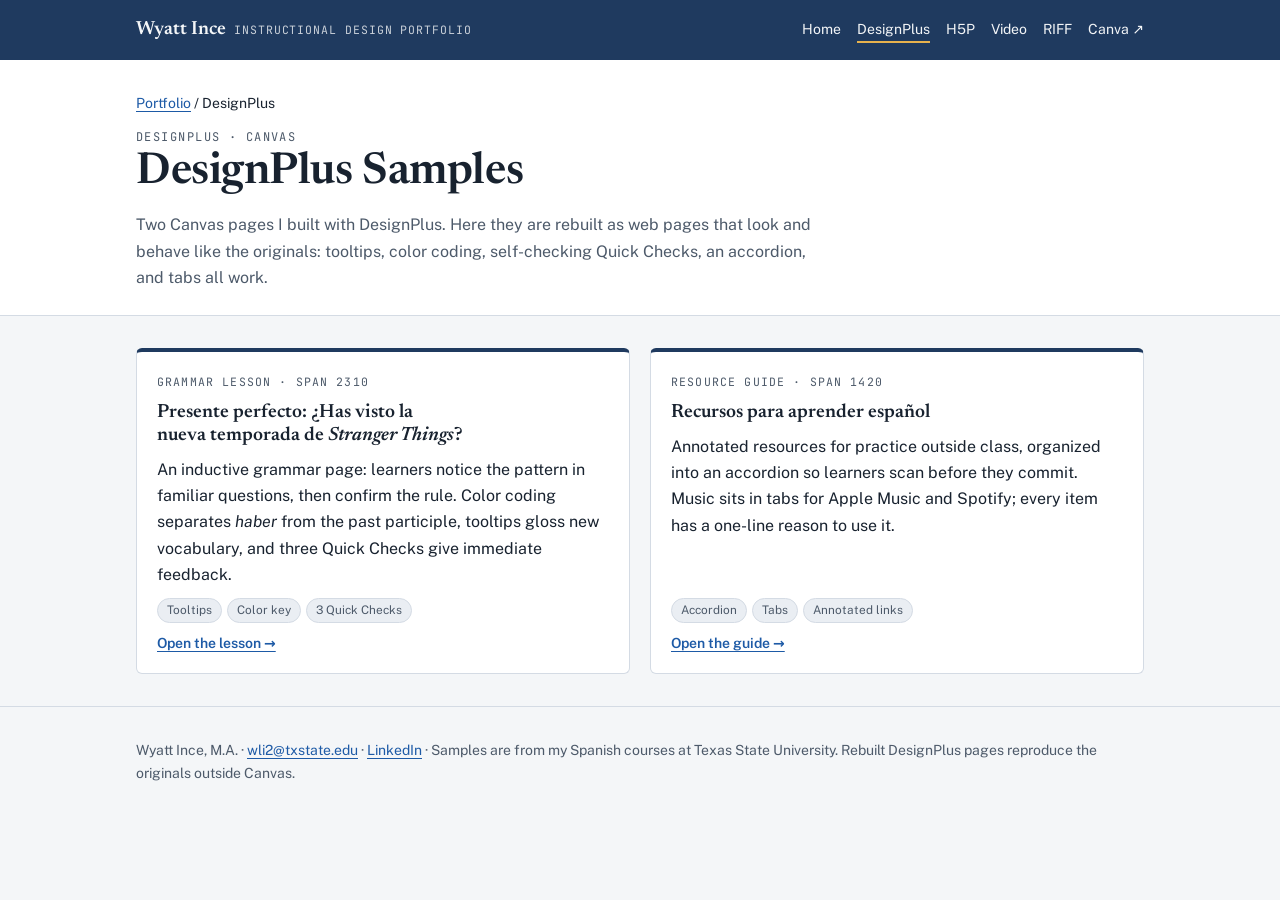
<file: samples/designplus.html>
<!doctype html>
<html lang="en">
<head>
<meta charset="utf-8">
<meta name="viewport" content="width=device-width, initial-scale=1, viewport-fit=cover">
<title>DesignPlus Samples</title>
<meta name="description" content="DesignPlus Canvas pages rebuilt as web pages.">
<meta name="robots" content="noindex, nofollow, noarchive">
<meta name="googlebot" content="noindex, nofollow">
<link rel="preconnect" href="https://fonts.googleapis.com"><link rel="preconnect" href="https://fonts.gstatic.com" crossorigin><link rel="stylesheet" href="https://fonts.googleapis.com/css2?family=JetBrains+Mono:wght@400&family=Newsreader:opsz,wght@6..72,600&family=Public+Sans:wght@400;600;700&display=swap">
<link rel="stylesheet" href="../assets/style.css?v=1792938801">

</head>
<body>
<a class="skip" href="#main">Skip to content</a>
<header class="masthead"><div class="wrap">
<a class="brand" href="../index.html">Wyatt Ince<small>Instructional Design Portfolio</small></a>
<nav aria-label="Main"><ul class="nav"><li><a href="../index.html">Home</a></li><li><a href="../samples/designplus.html" aria-current="page">DesignPlus</a></li><li><a href="../samples/h5p.html">H5P</a></li><li><a href="../samples/video.html">Video</a></li><li><a href="../samples/riff.html">RIFF</a></li><li><a href="https://canva.link/nfv07vp0xr0u74r" target="_blank" rel="noopener">Canva&nbsp;↗</a></li></ul></nav>
</div></header>
<main id="main">
<div class="page-head"><div class="wrap">
<p class="crumbs"><a href="../index.html">Portfolio</a> / DesignPlus</p>
<p class="eyebrow">DesignPlus · Canvas</p>
<h1>DesignPlus Samples</h1>
<p class="lede">Two Canvas pages I built with DesignPlus. Here they are rebuilt as web pages that look and behave like the originals: tooltips, color coding, self-checking Quick Checks, an accordion, and tabs all work.</p>
</div></div><div class="wrap" style="padding-block:2rem"><div class="samples">
<article class="sample"><p class="tool">Grammar lesson · SPAN 2310</p><h3><a href="present-perfect.html">Presente perfecto: ¿Has visto la nueva temporada de <em>Stranger Things</em>?</a></h3>
<p>An inductive grammar page: learners notice the pattern in familiar questions, then confirm the rule. Color coding separates <em>haber</em> from the past participle, tooltips gloss new vocabulary, and three Quick Checks give immediate feedback.</p>
<div style="display:grid;gap:.6rem"><ul class="tags"><li>Tooltips</li><li>Color key</li><li>3 Quick Checks</li></ul><a class="go" href="present-perfect.html">Open the lesson →</a></div></article>
<article class="sample"><p class="tool">Resource guide · SPAN 1420</p><h3><a href="resources.html">Recursos para aprender español</a></h3>
<p>Annotated resources for practice outside class, organized into an accordion so learners scan before they commit. Music sits in tabs for Apple Music and Spotify; every item has a one-line reason to use it.</p>
<div style="display:grid;gap:.6rem"><ul class="tags"><li>Accordion</li><li>Tabs</li><li>Annotated links</li></ul><a class="go" href="resources.html">Open the guide →</a></div></article>
</div></div>
</main>
<footer class="site"><div class="wrap">Wyatt Ince, M.A. · <a href="mailto:wli2@txstate.edu">wli2@txstate.edu</a> · <a href="https://www.linkedin.com/in/wyattince" target="_blank" rel="noopener">LinkedIn</a> · Samples are from my Spanish courses at Texas State University. Rebuilt DesignPlus pages reproduce the originals outside Canvas.</div></footer>
</body>
</html>
</file>
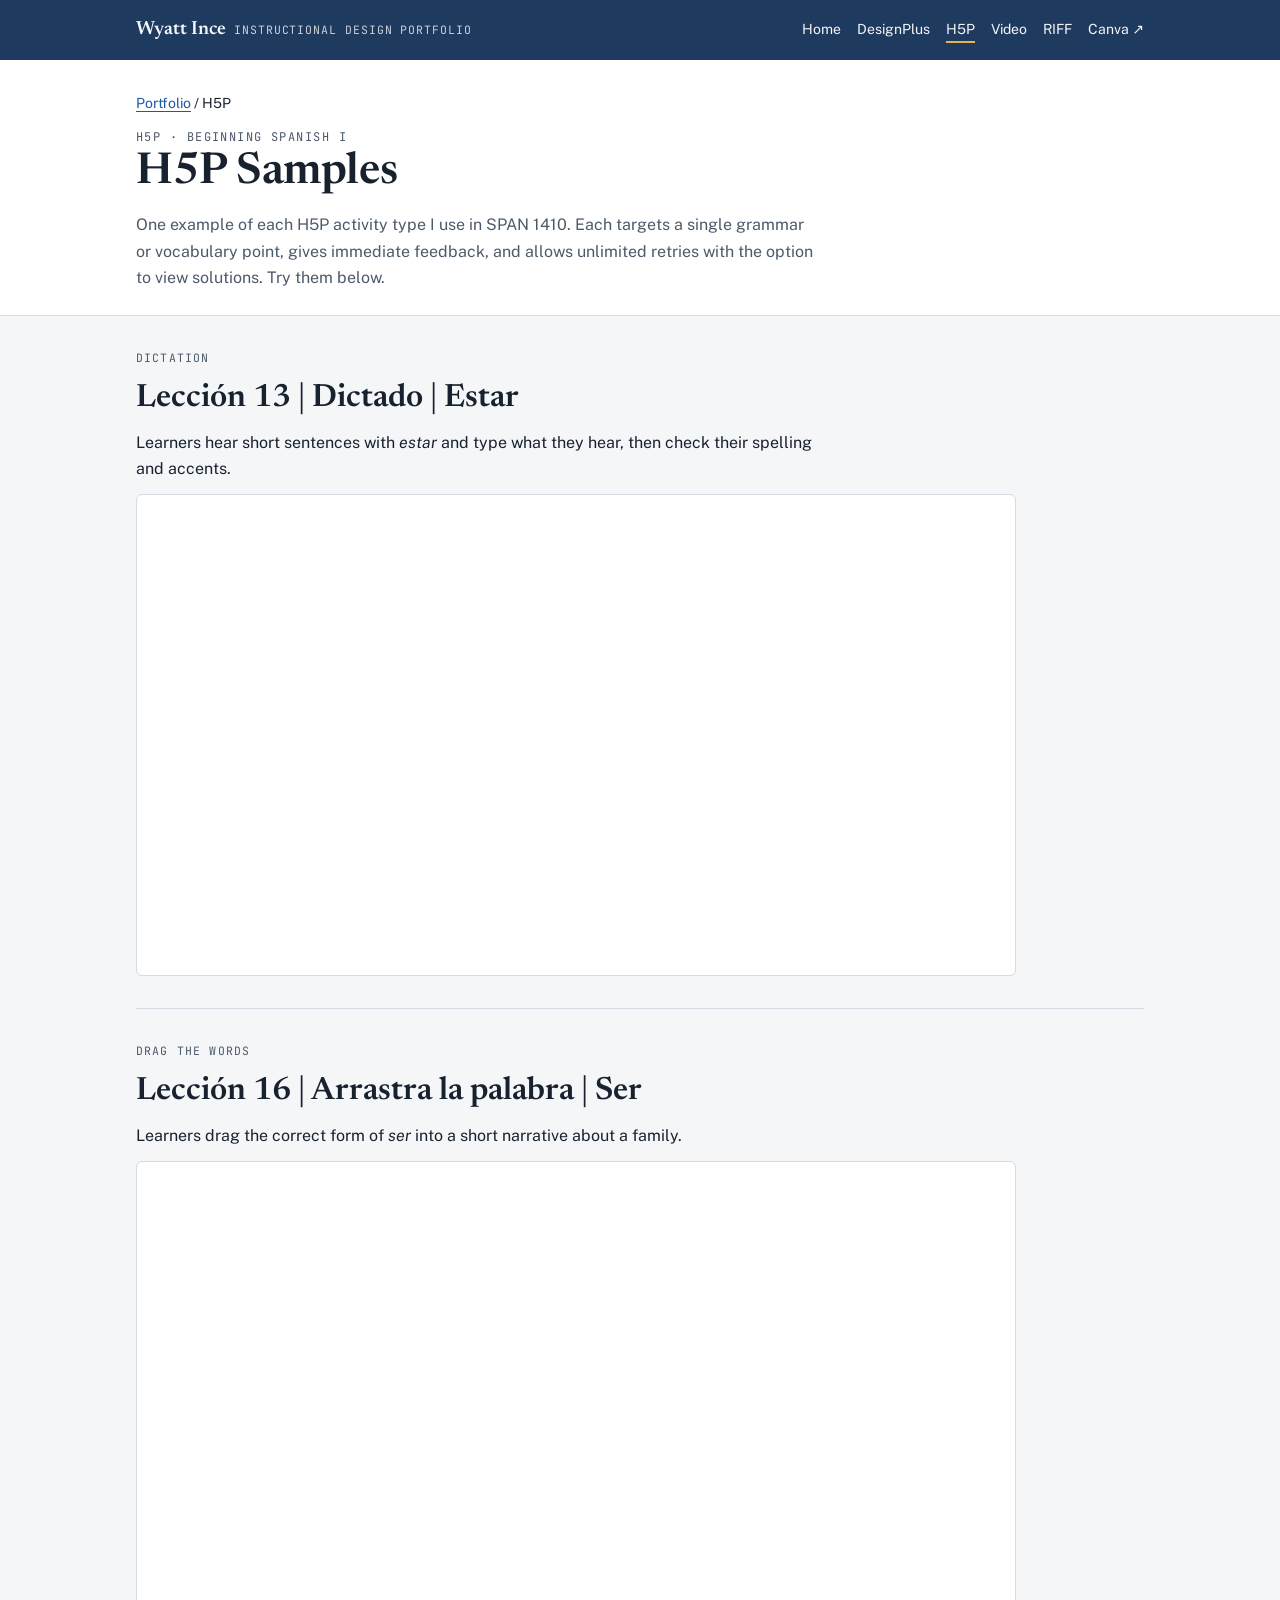
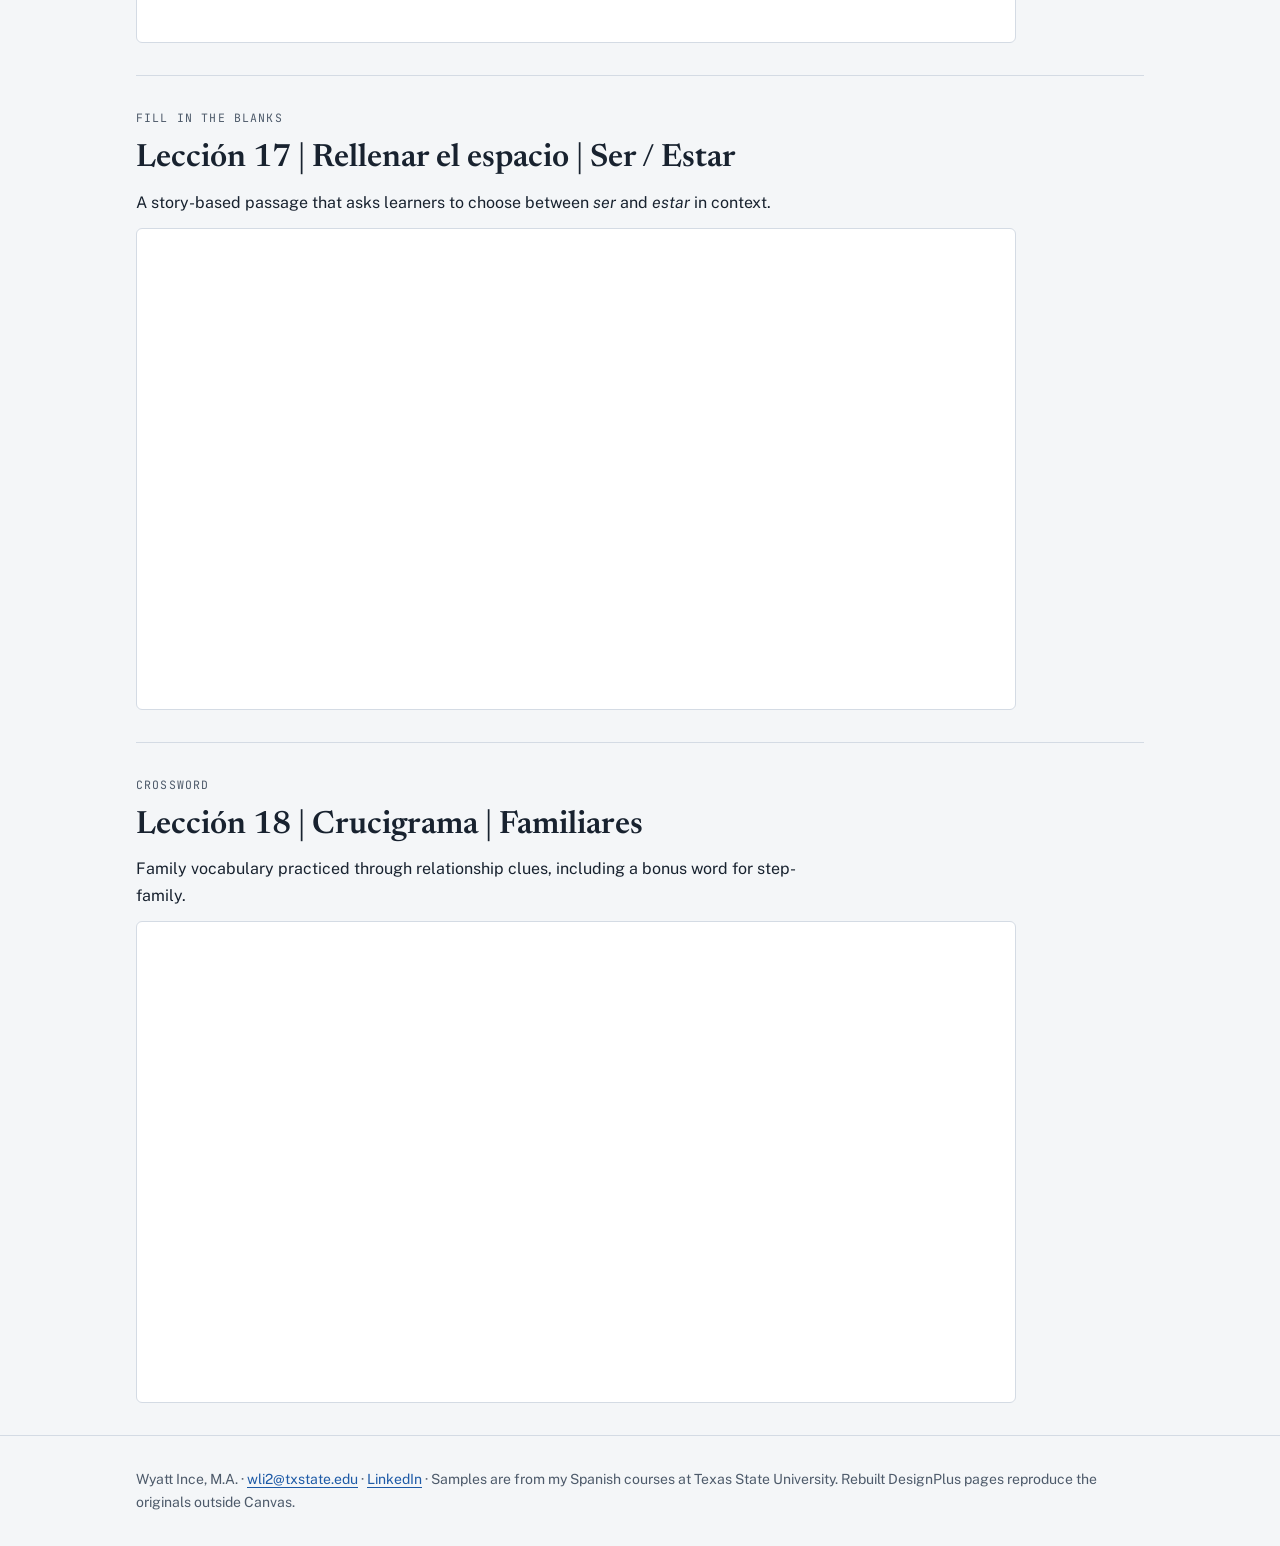
<file: samples/h5p.html>
<!doctype html>
<html lang="en">
<head>
<meta charset="utf-8">
<meta name="viewport" content="width=device-width, initial-scale=1, viewport-fit=cover">
<title>H5P Samples</title>
<meta name="description" content="H5P dictation, drag-the-words, fill-in-the-blanks, and crossword activities for Beginning Spanish.">
<meta name="robots" content="noindex, nofollow, noarchive">
<meta name="googlebot" content="noindex, nofollow">
<link rel="preconnect" href="https://fonts.googleapis.com"><link rel="preconnect" href="https://fonts.gstatic.com" crossorigin><link rel="stylesheet" href="https://fonts.googleapis.com/css2?family=JetBrains+Mono:wght@400&family=Newsreader:opsz,wght@6..72,600&family=Public+Sans:wght@400;600;700&display=swap">
<link rel="stylesheet" href="../assets/style.css?v=1792938801">

</head>
<body>
<a class="skip" href="#main">Skip to content</a>
<header class="masthead"><div class="wrap">
<a class="brand" href="../index.html">Wyatt Ince<small>Instructional Design Portfolio</small></a>
<nav aria-label="Main"><ul class="nav"><li><a href="../index.html">Home</a></li><li><a href="../samples/designplus.html">DesignPlus</a></li><li><a href="../samples/h5p.html" aria-current="page">H5P</a></li><li><a href="../samples/video.html">Video</a></li><li><a href="../samples/riff.html">RIFF</a></li><li><a href="https://canva.link/nfv07vp0xr0u74r" target="_blank" rel="noopener">Canva&nbsp;↗</a></li></ul></nav>
</div></header>
<main id="main">
<div class="page-head"><div class="wrap">
<p class="crumbs"><a href="../index.html">Portfolio</a> / H5P</p>
<p class="eyebrow">H5P · Beginning Spanish I</p>
<h1>H5P Samples</h1>
<p class="lede">One example of each H5P activity type I use in SPAN 1410. Each targets a single grammar or vocabulary point, gives immediate feedback, and allows unlimited retries with the option to view solutions. Try them below.</p>
</div></div><div class="wrap"><div class="embed-block"><p class="type">Dictation</p><h2>Lección 13 | Dictado | Estar</h2><p style="max-width:70ch">Learners hear short sentences with <em>estar</em> and type what they hear, then check their spelling and accents.</p>
<div class="frame"><iframe src="https://txstate.h5p.com/content/1293042225088239028/embed" title="Actividad H5P: Lección 13 | Dictado | Estar" height="480" loading="lazy" allowfullscreen allow="autoplay *; geolocation *; microphone *; camera *; midi *; encrypted-media *"></iframe></div></div><div class="embed-block"><p class="type">Drag the Words</p><h2>Lección 16 | Arrastra la palabra | Ser</h2><p style="max-width:70ch">Learners drag the correct form of <em>ser</em> into a short narrative about a family.</p>
<div class="frame"><iframe src="https://txstate.h5p.com/content/1293039510567580938/embed" title="Actividad H5P: Lección 16 | Arrastra la palabra | Ser" height="480" loading="lazy" allowfullscreen allow="autoplay *; geolocation *; microphone *; camera *; midi *; encrypted-media *"></iframe></div></div><div class="embed-block"><p class="type">Fill in the Blanks</p><h2>Lección 17 | Rellenar el espacio | Ser / Estar</h2><p style="max-width:70ch">A story-based passage that asks learners to choose between <em>ser</em> and <em>estar</em> in context.</p>
<div class="frame"><iframe src="https://txstate.h5p.com/content/1293039508197050658/embed" title="Actividad H5P: Lección 17 | Rellenar el espacio | Ser / Estar" height="480" loading="lazy" allowfullscreen allow="autoplay *; geolocation *; microphone *; camera *; midi *; encrypted-media *"></iframe></div></div><div class="embed-block"><p class="type">Crossword</p><h2>Lección 18 | Crucigrama | Familiares</h2><p style="max-width:70ch">Family vocabulary practiced through relationship clues, including a bonus word for step-family.</p>
<div class="frame"><iframe src="https://txstate.h5p.com/content/1293042230573967038/embed" title="Actividad H5P: Lección 18 | Crucigrama | Familiares" height="480" loading="lazy" allowfullscreen allow="autoplay *; geolocation *; microphone *; camera *; midi *; encrypted-media *"></iframe></div></div></div><script src="https://txstate.h5p.com/js/h5p-resizer.js" charset="UTF-8"></script>
</main>
<footer class="site"><div class="wrap">Wyatt Ince, M.A. · <a href="mailto:wli2@txstate.edu">wli2@txstate.edu</a> · <a href="https://www.linkedin.com/in/wyattince" target="_blank" rel="noopener">LinkedIn</a> · Samples are from my Spanish courses at Texas State University. Rebuilt DesignPlus pages reproduce the originals outside Canvas.</div></footer>
</body>
</html>
</file>
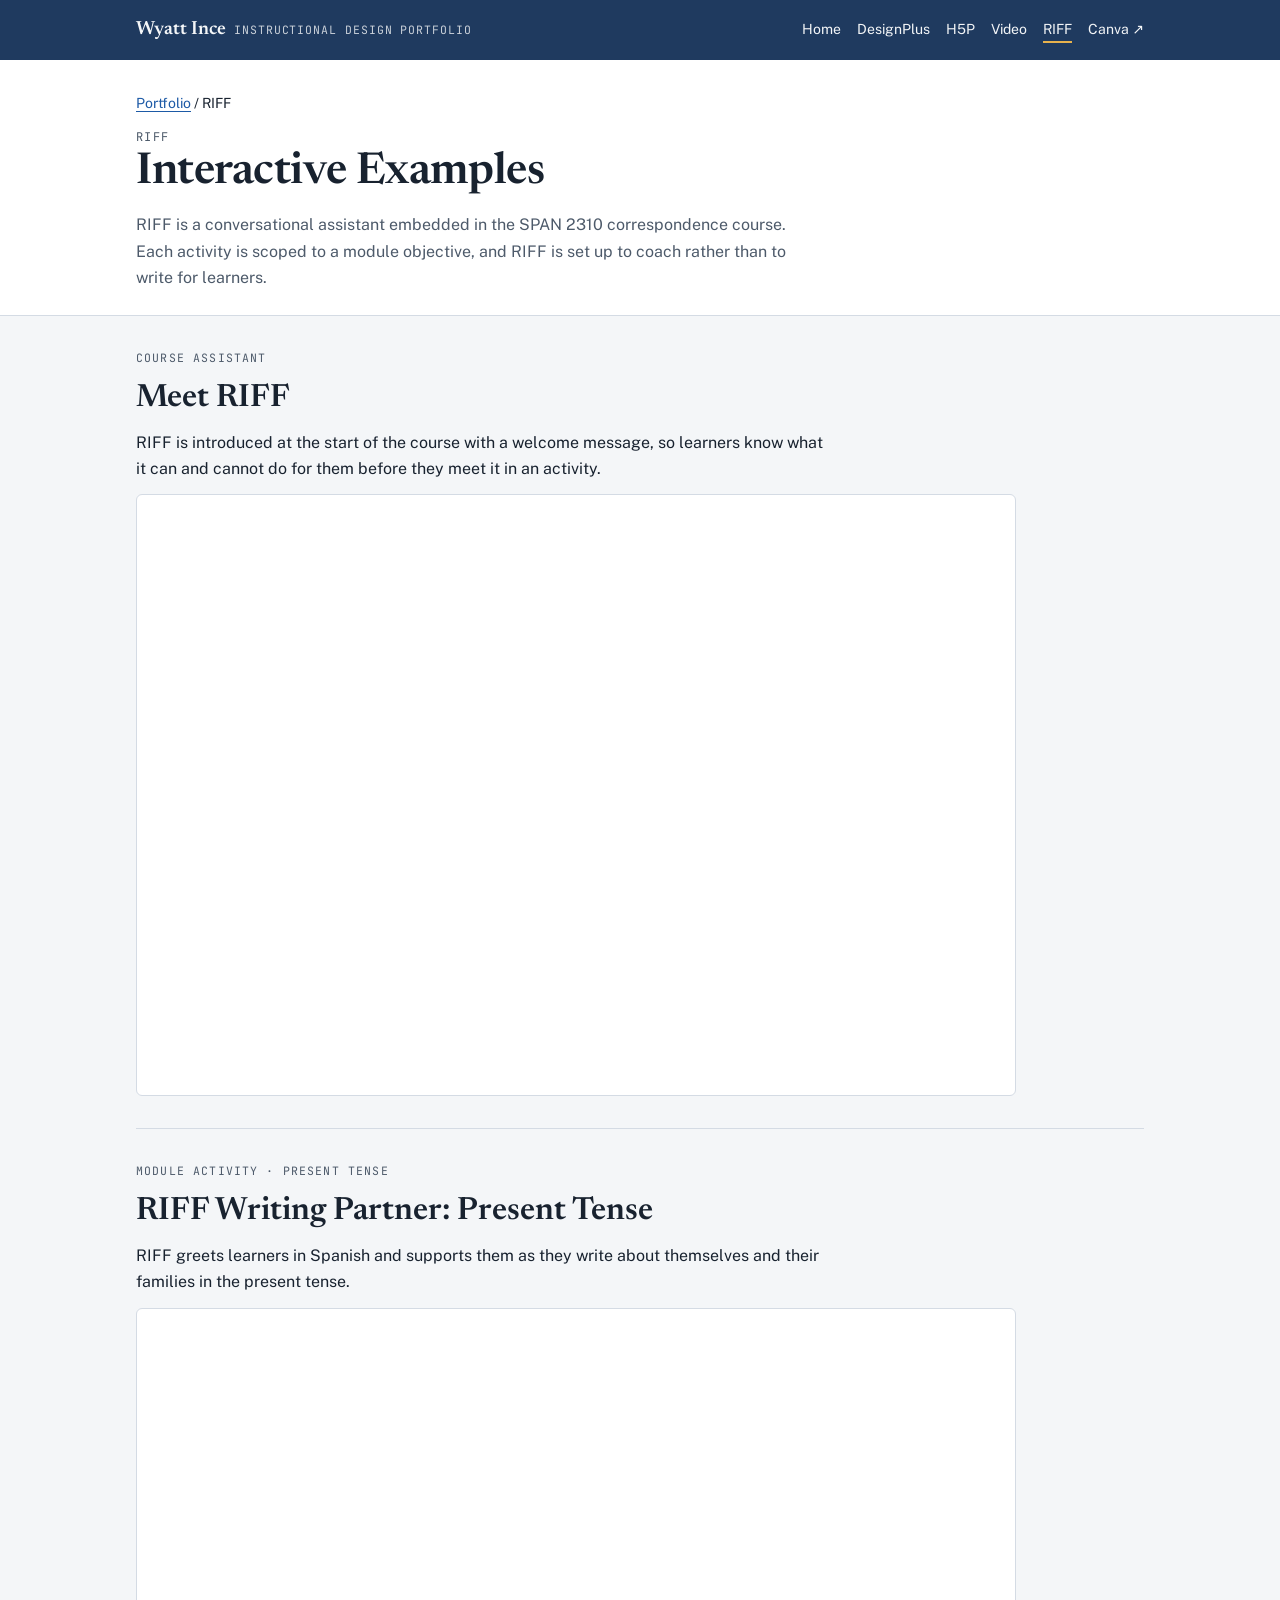
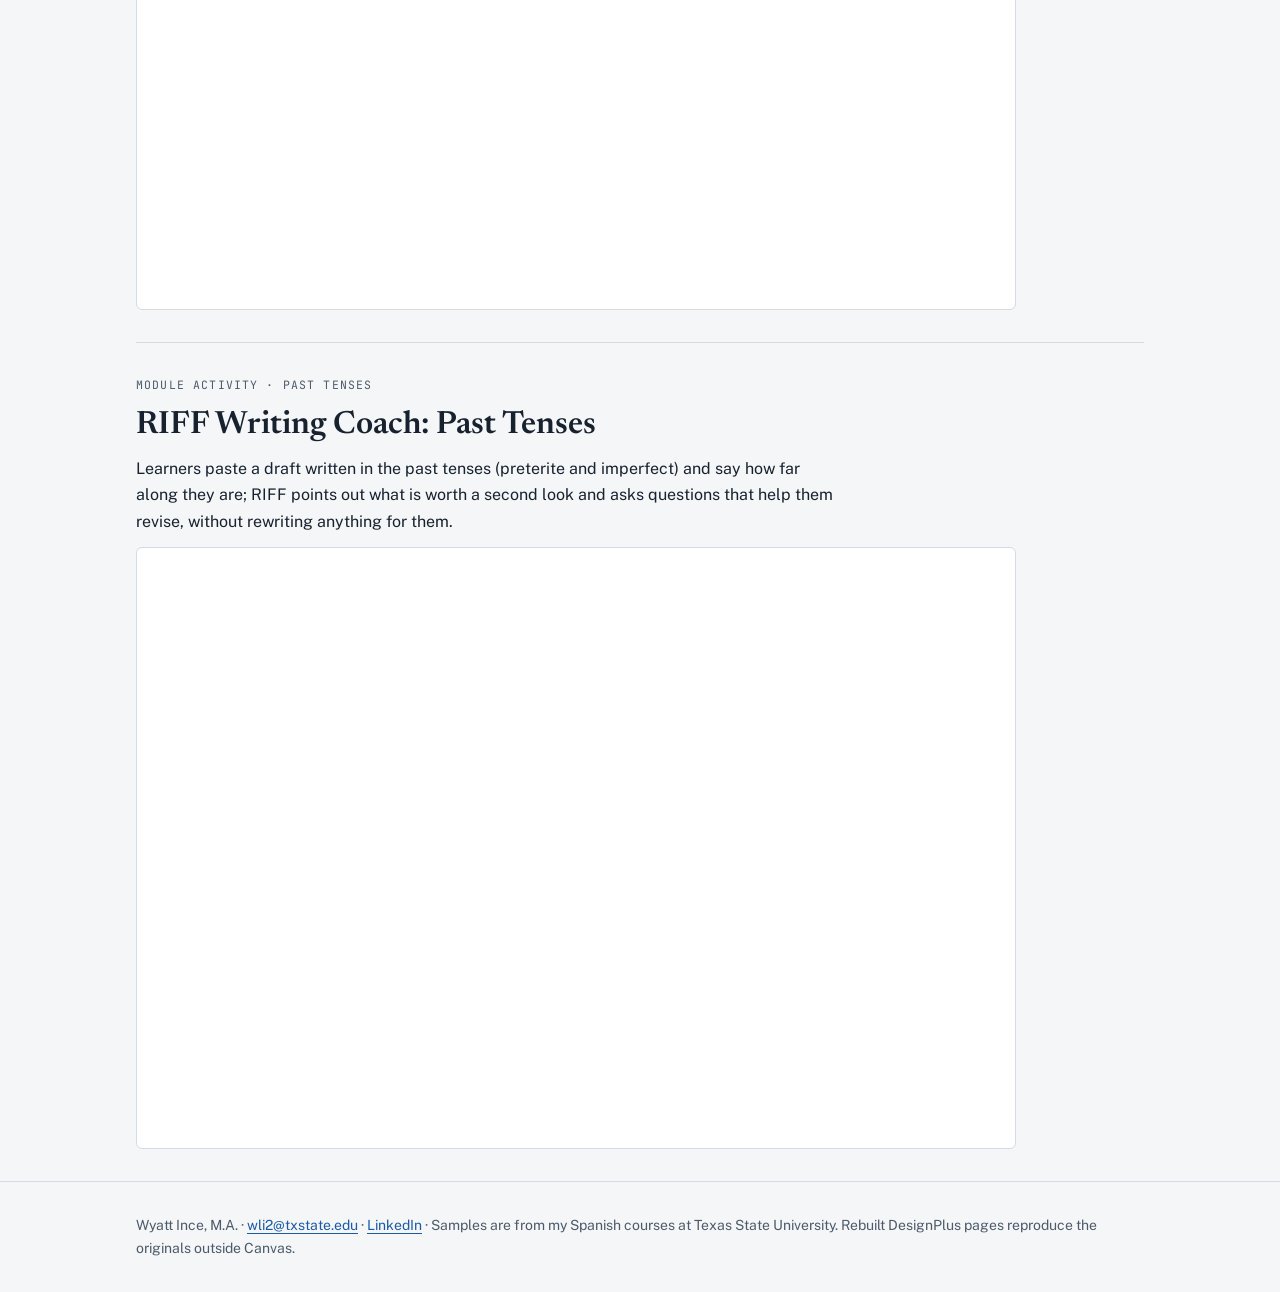
<file: samples/riff.html>
<!doctype html>
<html lang="en">
<head>
<meta charset="utf-8">
<meta name="viewport" content="width=device-width, initial-scale=1, viewport-fit=cover">
<title>RIFF Interactive Examples</title>
<meta name="description" content="RIFF conversational writing activities aligned to module objectives.">
<meta name="robots" content="noindex, nofollow, noarchive">
<meta name="googlebot" content="noindex, nofollow">
<link rel="preconnect" href="https://fonts.googleapis.com"><link rel="preconnect" href="https://fonts.gstatic.com" crossorigin><link rel="stylesheet" href="https://fonts.googleapis.com/css2?family=JetBrains+Mono:wght@400&family=Newsreader:opsz,wght@6..72,600&family=Public+Sans:wght@400;600;700&display=swap">
<link rel="stylesheet" href="../assets/style.css?v=1792938801">

</head>
<body>
<a class="skip" href="#main">Skip to content</a>
<header class="masthead"><div class="wrap">
<a class="brand" href="../index.html">Wyatt Ince<small>Instructional Design Portfolio</small></a>
<nav aria-label="Main"><ul class="nav"><li><a href="../index.html">Home</a></li><li><a href="../samples/designplus.html">DesignPlus</a></li><li><a href="../samples/h5p.html">H5P</a></li><li><a href="../samples/video.html">Video</a></li><li><a href="../samples/riff.html" aria-current="page">RIFF</a></li><li><a href="https://canva.link/nfv07vp0xr0u74r" target="_blank" rel="noopener">Canva&nbsp;↗</a></li></ul></nav>
</div></header>
<main id="main">
<div class="page-head"><div class="wrap">
<p class="crumbs"><a href="../index.html">Portfolio</a> / RIFF</p>
<p class="eyebrow">RIFF</p>
<h1>Interactive Examples</h1>
<p class="lede">RIFF is a conversational assistant embedded in the SPAN 2310 correspondence course. Each activity is scoped to a module objective, and RIFF is set up to coach rather than to write for learners.</p>
</div></div><div class="wrap"><div class="embed-block"><p class="type">Course assistant</p><h2>Meet RIFF</h2><p style="max-width:70ch">RIFF is introduced at the start of the course with a welcome message, so learners know what it can and cannot do for them before they meet it in an activity.</p>
<div class="frame"><iframe src="https://bot.enchatted.com/riff?token=sx3tWGqfhlUqOPItZOQiDgpHr" title="Meet RIFF" height="600" loading="lazy" allowfullscreen></iframe></div></div><div class="embed-block"><p class="type">Module activity · Present tense</p><h2>RIFF Writing Partner: Present Tense</h2><p style="max-width:70ch">RIFF greets learners in Spanish and supports them as they write about themselves and their families in the present tense.</p>
<div class="frame"><iframe src="https://bot.enchatted.com/riff?token=Zw9xSe0X77JOcUJwdFXMgaMsl" title="RIFF Writing Partner: Present Tense" height="600" loading="lazy" allowfullscreen></iframe></div></div><div class="embed-block"><p class="type">Module activity · Past tenses</p><h2>RIFF Writing Coach: Past Tenses</h2><p style="max-width:70ch">Learners paste a draft written in the past tenses (preterite and imperfect) and say how far along they are; RIFF points out what is worth a second look and asks questions that help them revise, without rewriting anything for them.</p>
<div class="frame"><iframe src="https://bot.enchatted.com/riff?token=XHEOkGGhS39jET5PkXMbTmvFF" title="RIFF Writing Coach: Past Tenses" height="600" loading="lazy" allowfullscreen></iframe></div></div></div>
</main>
<footer class="site"><div class="wrap">Wyatt Ince, M.A. · <a href="mailto:wli2@txstate.edu">wli2@txstate.edu</a> · <a href="https://www.linkedin.com/in/wyattince" target="_blank" rel="noopener">LinkedIn</a> · Samples are from my Spanish courses at Texas State University. Rebuilt DesignPlus pages reproduce the originals outside Canvas.</div></footer>
</body>
</html>
</file>
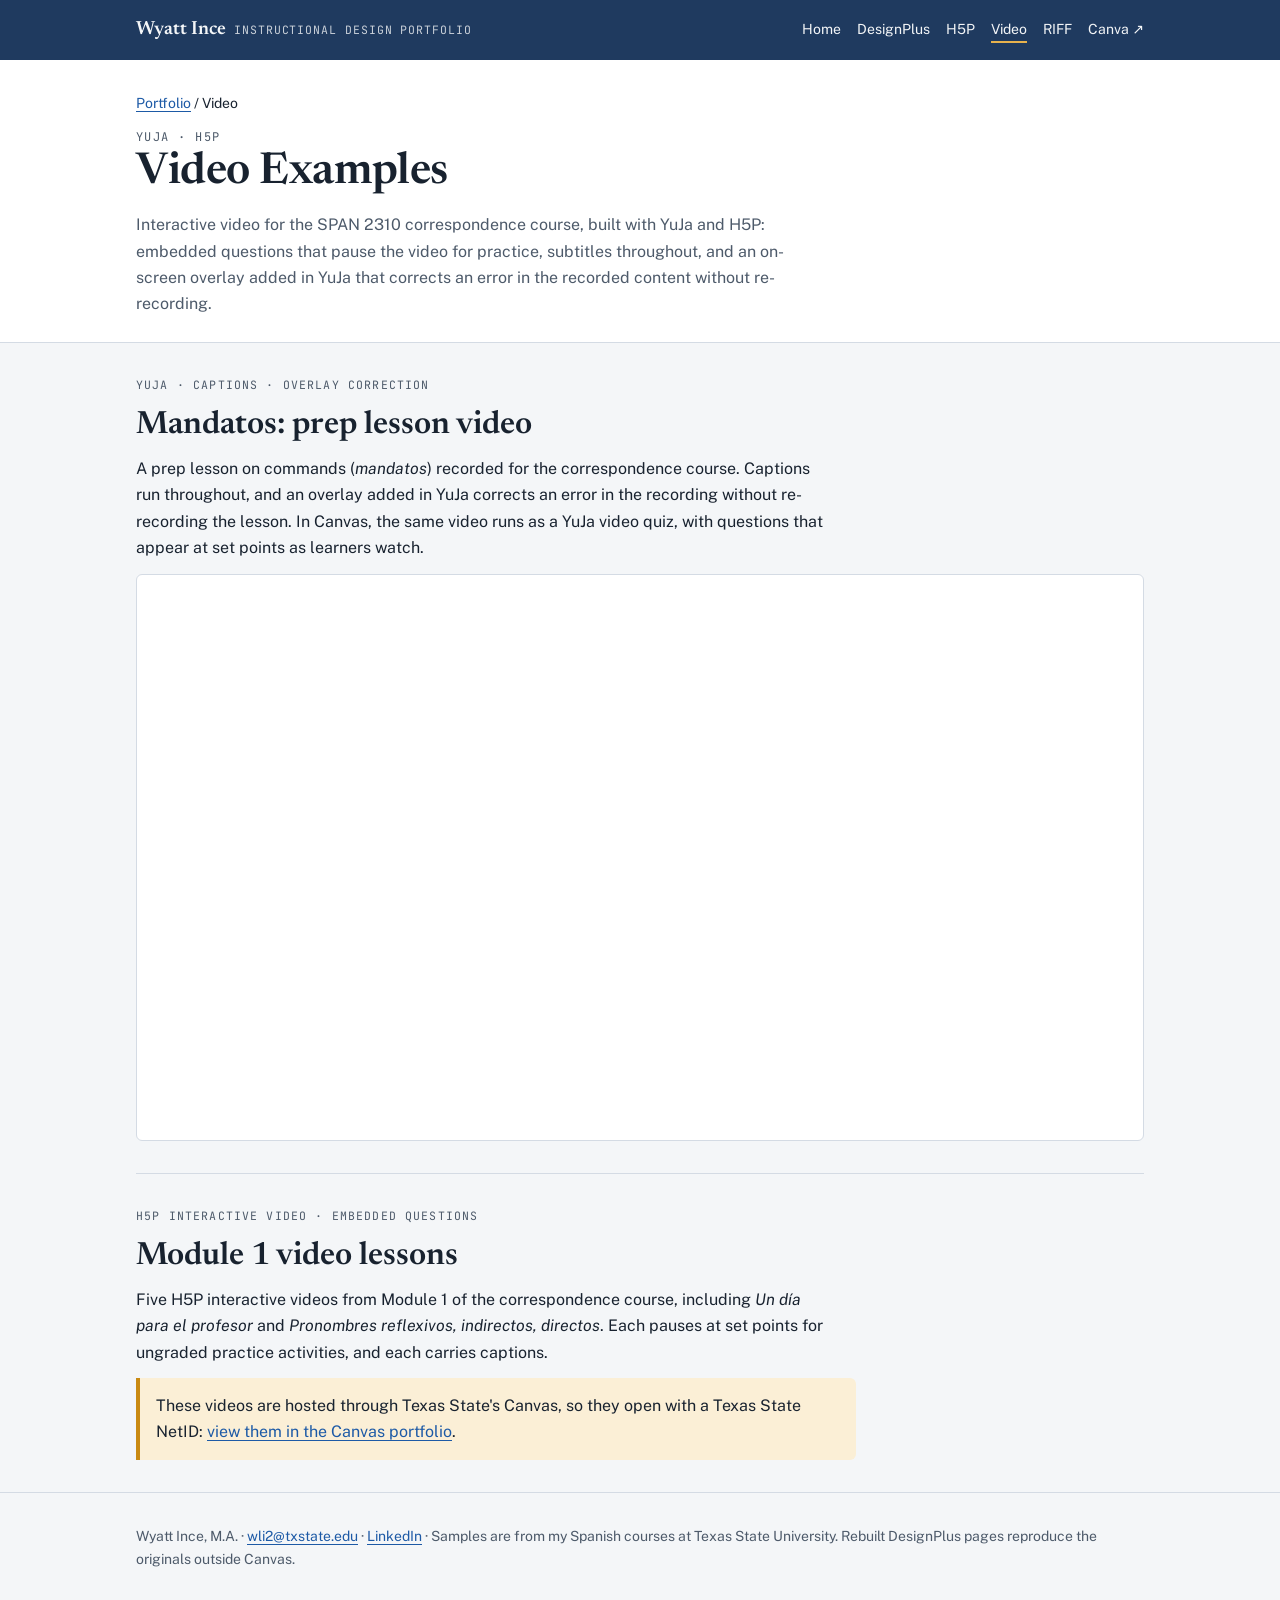
<file: samples/video.html>
<!doctype html>
<html lang="en">
<head>
<meta charset="utf-8">
<meta name="viewport" content="width=device-width, initial-scale=1, viewport-fit=cover">
<title>Video Examples</title>
<meta name="description" content="Interactive video built with YuJa and H5P: captions, embedded questions, and an overlay correction.">
<meta name="robots" content="noindex, nofollow, noarchive">
<meta name="googlebot" content="noindex, nofollow">
<link rel="preconnect" href="https://fonts.googleapis.com"><link rel="preconnect" href="https://fonts.gstatic.com" crossorigin><link rel="stylesheet" href="https://fonts.googleapis.com/css2?family=JetBrains+Mono:wght@400&family=Newsreader:opsz,wght@6..72,600&family=Public+Sans:wght@400;600;700&display=swap">
<link rel="stylesheet" href="../assets/style.css?v=1792938801">

</head>
<body>
<a class="skip" href="#main">Skip to content</a>
<header class="masthead"><div class="wrap">
<a class="brand" href="../index.html">Wyatt Ince<small>Instructional Design Portfolio</small></a>
<nav aria-label="Main"><ul class="nav"><li><a href="../index.html">Home</a></li><li><a href="../samples/designplus.html">DesignPlus</a></li><li><a href="../samples/h5p.html">H5P</a></li><li><a href="../samples/video.html" aria-current="page">Video</a></li><li><a href="../samples/riff.html">RIFF</a></li><li><a href="https://canva.link/nfv07vp0xr0u74r" target="_blank" rel="noopener">Canva&nbsp;↗</a></li></ul></nav>
</div></header>
<main id="main">
<div class="page-head"><div class="wrap">
<p class="crumbs"><a href="../index.html">Portfolio</a> / Video</p>
<p class="eyebrow">YuJa · H5P</p>
<h1>Video Examples</h1>
<p class="lede">Interactive video for the SPAN 2310 correspondence course, built with YuJa and H5P: embedded questions that pause the video for practice, subtitles throughout, and an on-screen overlay added in YuJa that corrects an error in the recorded content without re-recording.</p>
</div></div><div class="wrap">
<div class="embed-block"><p class="type">YuJa · Captions · Overlay correction</p><h2>Mandatos: prep lesson video</h2>
<p style="max-width:70ch">A prep lesson on commands (<em>mandatos</em>) recorded for the correspondence course. Captions run throughout, and an overlay added in YuJa corrects an error in the recording without re-recording the lesson. In Canvas, the same video runs as a YuJa video quiz, with questions that appear at set points as learners watch.</p>
<div class="frame ratio"><iframe src="https://txst.yuja.com/V/Video?v=17539011&amp;node=67642771&amp;a=47082225&amp;preload=false" title="YuJa video: Mandatos prep lesson" allowfullscreen allow="autoplay; fullscreen" loading="lazy"></iframe></div></div>
<div class="embed-block"><p class="type">H5P Interactive Video · Embedded questions</p><h2>Module 1 video lessons</h2>
<p style="max-width:70ch">Five H5P interactive videos from Module 1 of the correspondence course, including <em>Un día para el profesor</em> and <em>Pronombres reflexivos, indirectos, directos</em>. Each pauses at set points for ungraded practice activities, and each carries captions.</p>
<p class="note">These videos are hosted through Texas State's Canvas, so they open with a Texas State NetID: <a href="https://canvas.txstate.edu/courses/2472034/modules" target="_blank" rel="noopener">view them in the Canvas portfolio</a>.</p></div>
</div>
</main>
<footer class="site"><div class="wrap">Wyatt Ince, M.A. · <a href="mailto:wli2@txstate.edu">wli2@txstate.edu</a> · <a href="https://www.linkedin.com/in/wyattince" target="_blank" rel="noopener">LinkedIn</a> · Samples are from my Spanish courses at Texas State University. Rebuilt DesignPlus pages reproduce the originals outside Canvas.</div></footer>
</body>
</html>
</file>
<file: assets/style.css>
/* Layout: a single reading column (max 72ch) under a slim navy masthead; samples sit in full-width bands that alternate surfaces, echoing DesignPlus content blocks. */
:root {
  --navy: #1f3a5f;
  --navy-deep: #142843;
  --ink: #18222f;
  --muted: #4d5a6a;
  --paper: #f4f6f8;
  --surface: #ffffff;
  --surface-alt: #eaeef3;
  --line: #d4dbe4;
  --marigold: #c98a12;
  --marigold-soft: #fbefd6;
  --on-navy: #f4f6f8;
  --link: #1d5aa6;
  --focus: #c98a12;
  --ok: #1d7a46;
  --ok-soft: #e1f2e8;
  --bad: #a3271f;
  --bad-soft: #f9e2df;
  --haber: #8b0000;
  --participle: #003399;

  --display: "Newsreader", "Iowan Old Style", Georgia, serif;
  --body: "Public Sans", "Segoe UI", system-ui, sans-serif;
  --mono: "JetBrains Mono", ui-monospace, "SF Mono", Menlo, monospace;

  --step--1: 0.875rem;
  --step-0: 1rem;
  --step-1: 1.2rem;
  --step-2: 1.5rem;
  --step-3: 2rem;
  --step-4: 2.75rem;
  --radius: 6px;
  --t-origin-bg: #fdf0d5; --t-origin-fg: #7a4e00; --t-origin-bd: #e9c77d;
  --t-genre-bg: #ede6fb; --t-genre-fg: #4d2c91; --t-genre-bd: #c8b6ee;
  --t-level-bg: #ddf3ea; --t-level-fg: #145c3e; --t-level-bd: #9fd7bf;
  --t-cost-bg: #dfeefb; --t-cost-fg: #174f86; --t-cost-bd: #a9cbec;
  --t-kind-bg: #eceff3; --t-kind-fg: #3f4b5a; --t-kind-bd: #cdd4de;
  --t-ped-bg: #dfeefb; --t-ped-fg: #174f86; --t-ped-bd: #a9cbec;
  --t-assess-bg: #ddf3ea; --t-assess-fg: #145c3e; --t-assess-bd: #9fd7bf;
  --t-access-bg: #fdf0d5; --t-access-fg: #7a4e00; --t-access-bd: #e9c77d;
  --t-design-bg: #fbe4ec; --t-design-fg: #8a1f48; --t-design-bd: #efb3c8;
}
@media (prefers-color-scheme: dark) {
  :root:not([data-theme="light"]) {
    --navy: #9fbbe0; --navy-deep: #0d1828; --ink: #e6ebf1; --muted: #aab5c3;
    --paper: #0f1722; --surface: #162131; --surface-alt: #1b293c; --line: #2c3b50;
    --marigold: #f0b44a; --marigold-soft: #3a2c10; --on-navy: #e6ebf1; --link: #8fbcf2;
    --focus: #f0b44a; --ok: #6fd39a; --ok-soft: #12301f; --bad: #ff9a8f; --bad-soft: #3a1714;
    --haber: #ff8f86; --participle: #9dbaff; color-scheme: dark;
    --t-origin-bg: #3a2c10; --t-origin-fg: #f6cf86; --t-origin-bd: #6b5220;
    --t-genre-bg: #2a2140; --t-genre-fg: #cbb8f5; --t-genre-bd: #4c3d73;
    --t-level-bg: #12301f; --t-level-fg: #8fe0b8; --t-level-bd: #285a40;
    --t-cost-bg: #142a40; --t-cost-fg: #9cc8f2; --t-cost-bd: #2a4c6e;
    --t-kind-bg: #1f2a38; --t-kind-fg: #b7c2cf; --t-kind-bd: #354457;
    --t-ped-bg: #142a40; --t-ped-fg: #9cc8f2; --t-ped-bd: #2a4c6e;
    --t-assess-bg: #12301f; --t-assess-fg: #8fe0b8; --t-assess-bd: #285a40;
    --t-access-bg: #3a2c10; --t-access-fg: #f6cf86; --t-access-bd: #6b5220;
    --t-design-bg: #3a1726; --t-design-fg: #f3a9c4; --t-design-bd: #6b2c45;
  }
}
:root[data-theme="dark"] {
  --t-origin-bg: #3a2c10; --t-origin-fg: #f6cf86; --t-origin-bd: #6b5220;
  --t-genre-bg: #2a2140; --t-genre-fg: #cbb8f5; --t-genre-bd: #4c3d73;
  --t-level-bg: #12301f; --t-level-fg: #8fe0b8; --t-level-bd: #285a40;
  --t-cost-bg: #142a40; --t-cost-fg: #9cc8f2; --t-cost-bd: #2a4c6e;
  --t-kind-bg: #1f2a38; --t-kind-fg: #b7c2cf; --t-kind-bd: #354457;
  --t-ped-bg: #142a40; --t-ped-fg: #9cc8f2; --t-ped-bd: #2a4c6e;
  --t-assess-bg: #12301f; --t-assess-fg: #8fe0b8; --t-assess-bd: #285a40;
  --t-access-bg: #3a2c10; --t-access-fg: #f6cf86; --t-access-bd: #6b5220;
  --t-design-bg: #3a1726; --t-design-fg: #f3a9c4; --t-design-bd: #6b2c45;
  --navy: #9fbbe0; --navy-deep: #0d1828; --ink: #e6ebf1; --muted: #aab5c3;
  --paper: #0f1722; --surface: #162131; --surface-alt: #1b293c; --line: #2c3b50;
  --marigold: #f0b44a; --marigold-soft: #3a2c10; --on-navy: #e6ebf1; --link: #8fbcf2;
  --focus: #f0b44a; --ok: #6fd39a; --ok-soft: #12301f; --bad: #ff9a8f; --bad-soft: #3a1714;
  --haber: #ff8f86; --participle: #9dbaff; color-scheme: dark;
}

*, *::before, *::after { box-sizing: border-box; }
[hidden] { display: none !important; }
html { -webkit-text-size-adjust: 100%; }
body {
  margin: 0;
  background: var(--paper);
  color: var(--ink);
  font: 400 var(--step-0)/1.65 var(--body);
}
img { max-width: 100%; height: auto; }
a { color: var(--link); text-underline-offset: 0.18em; }
a:hover { text-decoration-thickness: 2px; }
:focus-visible { outline: 3px solid var(--focus); outline-offset: 2px; border-radius: 2px; }
h1, h2, h3, h4 { font-family: var(--display); font-weight: 600; line-height: 1.2; text-wrap: balance; margin: 0; color: var(--ink); }
h1 { font-size: var(--step-4); letter-spacing: -0.01em; }
h2 { font-size: var(--step-3); }
h3 { font-size: var(--step-2); }
h4 { font-size: var(--step-1); }
p { margin: 0; }
.skip { position: absolute; left: -999px; top: 0; background: var(--surface); padding: 8px 12px; z-index: 20; }
.skip:focus { left: 16px; top: 8px; }

.wrap {
  width: 100%;
  max-width: 1040px;
  margin-inline: auto;
  padding-left: max(16px, env(safe-area-inset-left, 0px));
  padding-right: max(16px, env(safe-area-inset-right, 0px));
}
.prose { max-width: 70ch; display: grid; gap: 1rem; }

/* Masthead */
.masthead { background: #1f3a5f; color: #f4f6f8; }
.masthead .wrap { display: flex; flex-wrap: wrap; gap: 0.5rem 1.5rem; align-items: center; justify-content: space-between; padding-block: 0.9rem; }
.brand { color: inherit; text-decoration: none; font-family: var(--display); font-size: var(--step-1); font-weight: 600; }
.brand small { font-family: var(--mono); font-size: 0.72rem; letter-spacing: 0.08em; text-transform: uppercase; opacity: 0.8; margin-left: 0.5rem; font-weight: 400; }
.nav { display: flex; flex-wrap: wrap; gap: 0.25rem 1rem; list-style: none; margin: 0; padding: 0; font-size: var(--step--1); }
.nav a { color: #f4f6f8; text-decoration: none; padding: 0.2rem 0; border-bottom: 2px solid transparent; }
.nav a:hover, .nav a[aria-current="page"] { border-bottom-color: #e7b24d; }

/* Hero */
.hero { padding-block: 3.5rem 2.5rem; border-bottom: 1px solid var(--line); }
.hero .wrap { display: grid; grid-template-columns: minmax(0, 1fr) auto; gap: 2rem; align-items: end; }
.eyebrow { font-family: var(--mono); font-size: 0.75rem; letter-spacing: 0.12em; text-transform: uppercase; color: var(--muted); }
.hero h1 { margin-top: 0.5rem; }
.hero .lede { margin-top: 1rem; font-size: var(--step-1); max-width: 60ch; color: var(--ink); }
.portrait { width: 132px; height: 132px; border-radius: 50%; object-fit: cover; border: 4px solid var(--surface); box-shadow: 0 0 0 1px var(--line); background: var(--surface-alt); display: grid; place-items: center; font-family: var(--display); font-size: 2.6rem; color: var(--navy); }
@media (max-width: 640px) { .hero .wrap { grid-template-columns: 1fr; } .portrait { width: 96px; height: 96px; font-size: 2rem; order: -1; } h1 { font-size: 2.1rem; } }

section.band { padding-block: 3rem; }
section.band:nth-of-type(even) { background: var(--surface); border-block: 1px solid var(--line); }
.band h2 { margin-bottom: 1.25rem; }

/* Skills */
.skills { display: grid; grid-template-columns: repeat(auto-fit, minmax(min(100%, 230px), 1fr)); gap: 1.5rem 2rem; }
.skills h3 { font-size: var(--step-1); margin-bottom: 0.4rem; }
.skills ul { margin: 0; padding-left: 1.1rem; display: grid; gap: 0.25rem; }

/* Sample cards */
.samples { display: grid; grid-template-columns: repeat(auto-fit, minmax(min(100%, 300px), 1fr)); gap: 1.25rem; }
.sample { display: grid; grid-template-rows: auto auto 1fr auto; gap: 0.6rem; padding: 1.25rem 1.25rem 1.1rem; background: var(--surface); border: 1px solid var(--line); border-top: 4px solid var(--navy); border-radius: var(--radius); min-width: 0; }
.sample .tool { font-family: var(--mono); font-size: 0.72rem; letter-spacing: 0.1em; text-transform: uppercase; color: var(--muted); }
.sample h3 { font-size: var(--step-1); }
.sample h3 a { color: var(--ink); text-decoration: none; }
.sample h3 a:hover { color: var(--link); text-decoration: underline; }
.sample .go { font-weight: 600; font-size: var(--step--1); }
.tags { display: flex; flex-wrap: wrap; gap: 0.35rem; list-style: none; padding: 0; margin: 0; }
.tags li, .chip { font-size: 0.74rem; padding: 0.1rem 0.55rem; border-radius: 999px; background: var(--surface-alt); color: var(--muted); border: 1px solid var(--line); }

.contact { display: grid; gap: 0.3rem; }
.copy-row { display: flex; flex-wrap: wrap; gap: 0.5rem; align-items: center; }
.btn { font: 600 var(--step--1)/1 var(--body); padding: 0.6rem 1rem; border-radius: var(--radius); border: 1px solid var(--navy); background: var(--navy); color: var(--surface); cursor: pointer; }
.btn.ghost { background: transparent; color: var(--navy); }
.btn:hover { filter: brightness(1.1); }

footer.site { padding-block: 2rem; color: var(--muted); font-size: var(--step--1); border-top: 1px solid var(--line); }

/* Sample pages */
.page-head { background: var(--surface); border-bottom: 1px solid var(--line); padding-block: 2rem 1.5rem; }
.page-head .crumbs { font-size: var(--step--1); margin-bottom: 0.75rem; }
.page-head .lede { margin-top: 0.75rem; max-width: 68ch; color: var(--muted); }
.note { background: var(--marigold-soft); border-left: 4px solid var(--marigold); padding: 0.9rem 1rem; border-radius: 0 var(--radius) var(--radius) 0; max-width: 72ch; }
.embed-block { display: grid; gap: 0.75rem; padding-block: 2rem; border-bottom: 1px solid var(--line); }
.embed-block:last-child { border-bottom: 0; }
.embed-block .type { font-family: var(--mono); font-size: 0.72rem; letter-spacing: 0.1em; text-transform: uppercase; color: var(--muted); }
.frame { width: 100%; max-width: 880px; border: 1px solid var(--line); border-radius: var(--radius); background: #fff; overflow: hidden; }
.frame iframe { display: block; width: 100%; border: 0; }
.ratio { position: relative; aspect-ratio: 16 / 9; max-width: 100%; }
.ratio iframe { position: absolute; inset: 0; height: 100%; }

@media (prefers-reduced-motion: reduce) { * { transition: none !important; animation: none !important; scroll-behavior: auto !important; } }

/* Colour-coded pills */
.tags { align-items: flex-start; }
.tags li { width: auto; flex: 0 0 auto; }
.t-origin { background: var(--t-origin-bg) !important; color: var(--t-origin-fg) !important; border-color: var(--t-origin-bd) !important; }
.t-genre { background: var(--t-genre-bg) !important; color: var(--t-genre-fg) !important; border-color: var(--t-genre-bd) !important; }
.t-level { background: var(--t-level-bg) !important; color: var(--t-level-fg) !important; border-color: var(--t-level-bd) !important; }
.t-cost { background: var(--t-cost-bg) !important; color: var(--t-cost-fg) !important; border-color: var(--t-cost-bd) !important; }
.t-kind { background: var(--t-kind-bg) !important; color: var(--t-kind-fg) !important; border-color: var(--t-kind-bd) !important; }
.t-ped { background: var(--t-ped-bg) !important; color: var(--t-ped-fg) !important; border-color: var(--t-ped-bd) !important; }
.t-assess { background: var(--t-assess-bg) !important; color: var(--t-assess-fg) !important; border-color: var(--t-assess-bd) !important; }
.t-access { background: var(--t-access-bg) !important; color: var(--t-access-fg) !important; border-color: var(--t-access-bd) !important; }
.t-design { background: var(--t-design-bg) !important; color: var(--t-design-fg) !important; border-color: var(--t-design-bd) !important; }
.legend { display: flex; flex-wrap: wrap; gap: 0.5rem 0.75rem; align-items: center; margin-bottom: 1.25rem; font-size: var(--step--1); color: var(--muted); }
.legend > span { font-family: var(--mono); font-size: 0.72rem; letter-spacing: 0.1em; text-transform: uppercase; }
</file>
